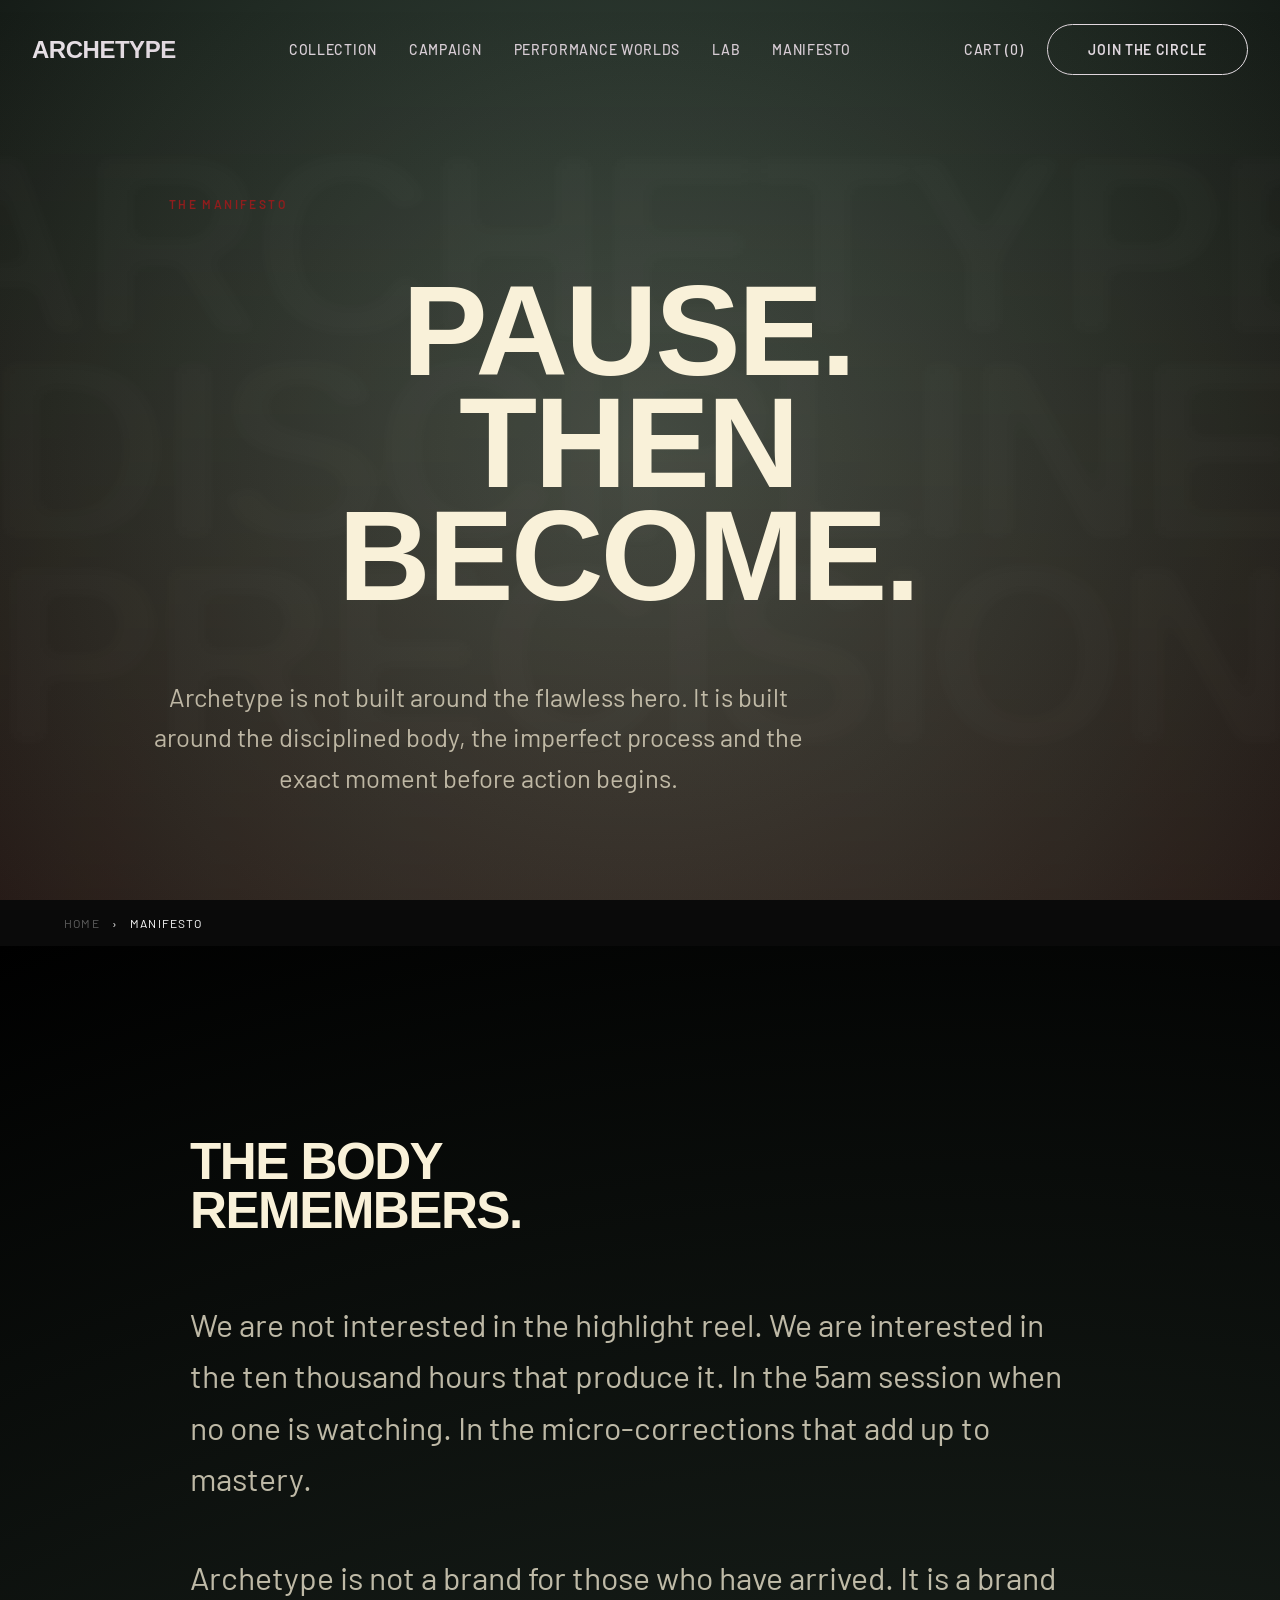
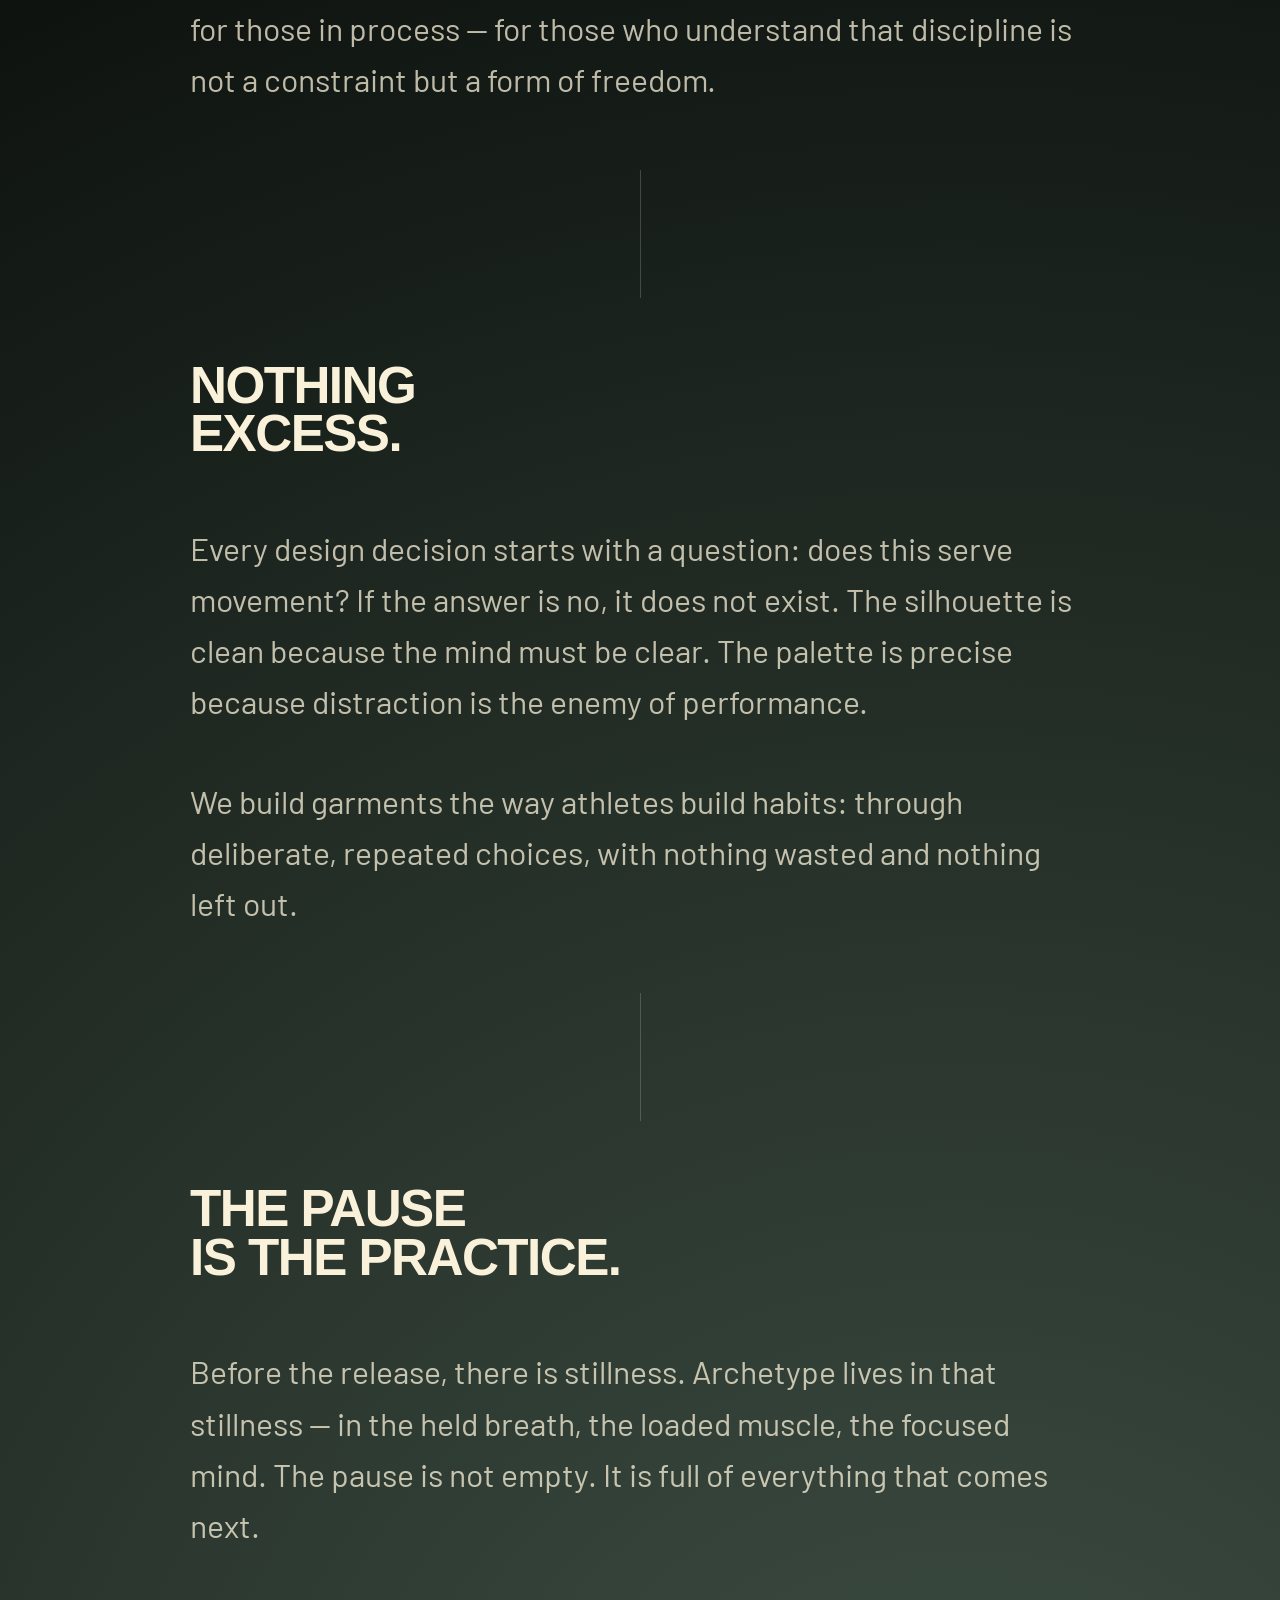
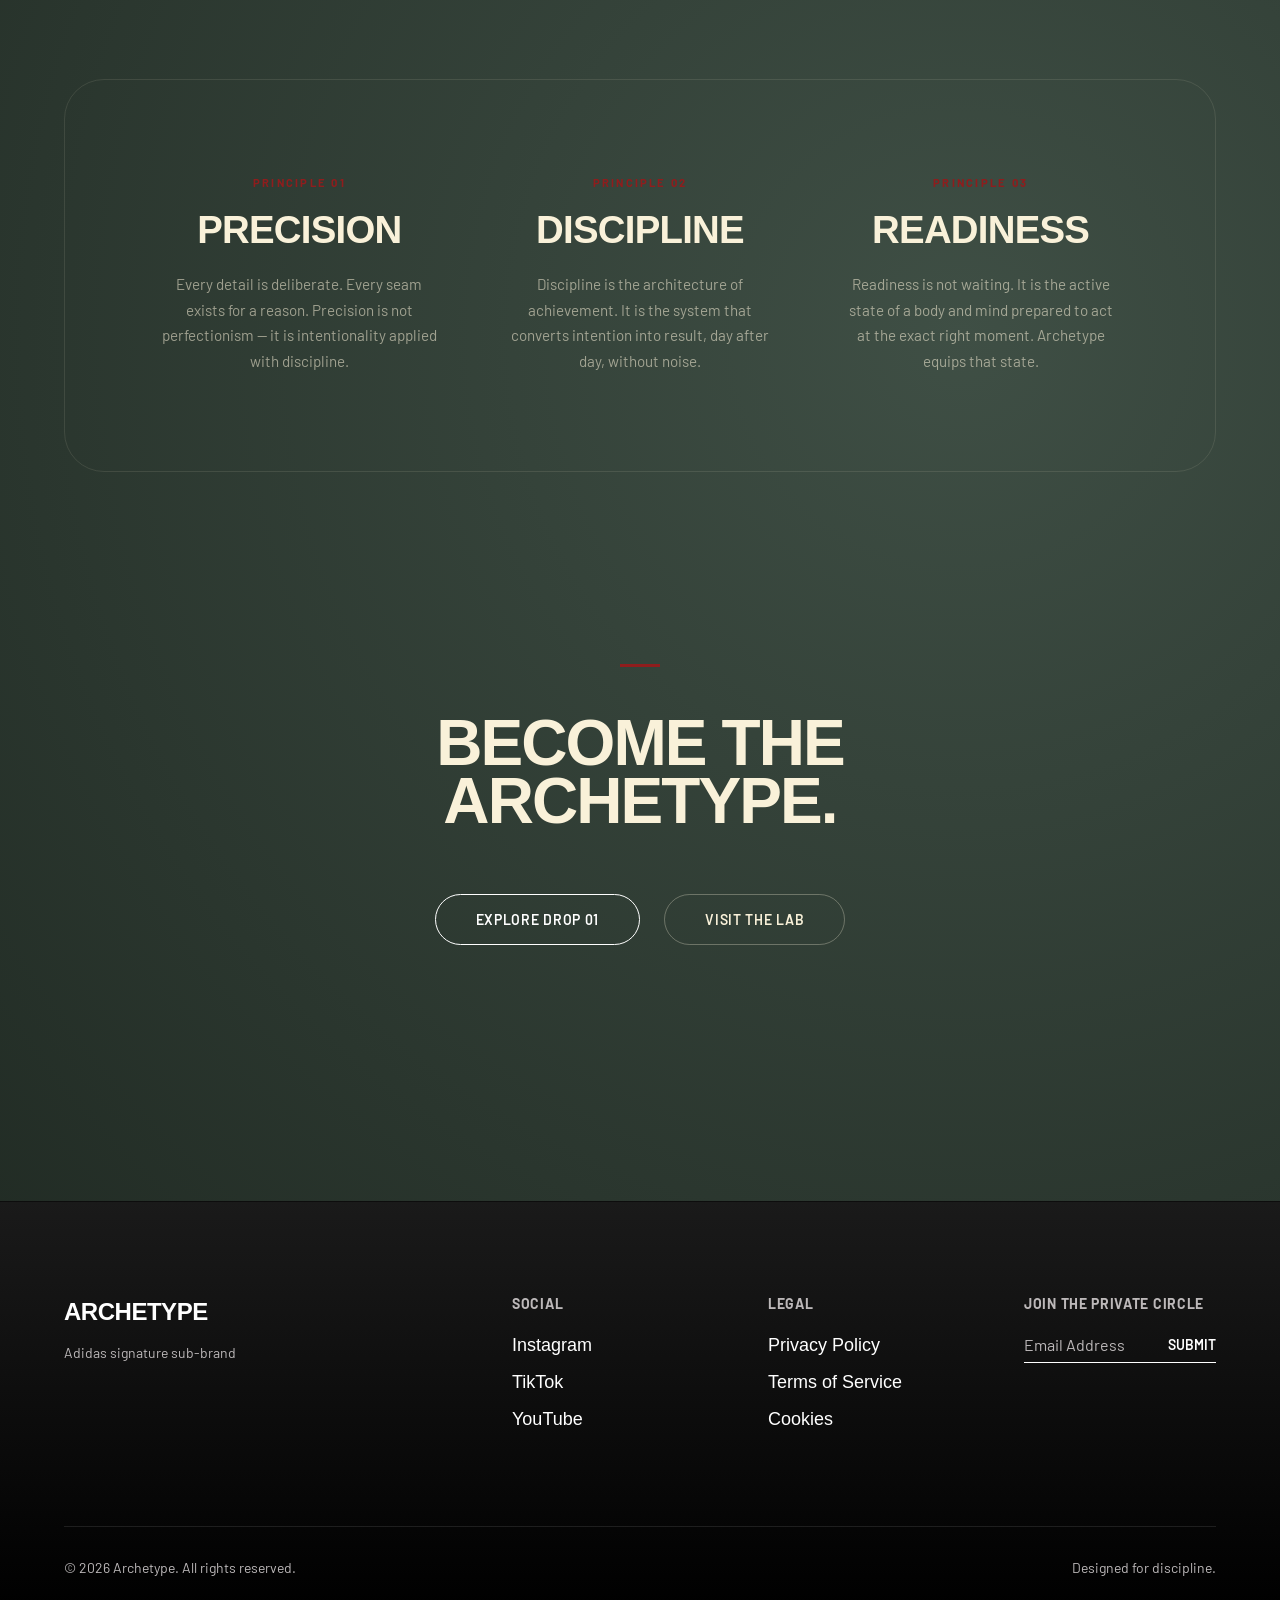
<file: manifesto.html>
<!DOCTYPE html>
<html lang="en">

<head>
    <meta charset="UTF-8">
    <meta name="viewport" content="width=device-width, initial-scale=1.0">
    <title>Manifesto | ARCHETYPE</title>
    <meta name="description" content="Archetype is not built around the flawless hero. It is built around the disciplined body, the imperfect process and the exact moment before action begins.">
    <link rel="preconnect" href="https://fonts.googleapis.com">
    <link rel="preconnect" href="https://fonts.gstatic.com" crossorigin>
    <link href="https://fonts.googleapis.com/css2?family=Barlow:wght@400;500;600&display=swap" rel="stylesheet">
    <link rel="stylesheet" href="./index.css">
    <link rel="stylesheet" href="./shared.css">
</head>

<body style="background: var(--color-black);">
    <header class="header" id="header">
        <a href="./index.html" class="logo">Archetype</a>
        <nav class="nav">
            <a href="./collection.html" class="nav-link">Collection</a>
            <a href="./campaign.html" class="nav-link">Campaign</a>
            <a href="./worlds.html" class="nav-link">Performance Worlds</a>
            <a href="./lab.html" class="nav-link">Lab</a>
            <a href="./manifesto.html" class="nav-link">Manifesto</a>
        </nav>
        <div class="header-actions">
            <a href="#" class="nav-link">Cart (0)</a>
            <a href="#" class="btn btn-white">Join the Circle</a>
        </div>
    </header>

    <main>
        <!-- Full-screen manifesto hero — reuses manifesto section styles -->
        <section class="manifesto" style="min-height: 100vh; display: flex; flex-direction: column; justify-content: center; padding: 12rem 5vw 6rem;">
            <div class="manifesto-bg-text">
                <span>ARCHETYPE</span>
                <span>DISCIPLINE</span>
                <span>PRECISION</span>
            </div>
            <div class="container" style="position: relative; z-index: 2; color: var(--color-cream);">
                <div class="reveal" style="max-width: 200px; margin-bottom: 4rem;">
                    <span class="page-hero-tag" style="color: var(--color-burgundy); font-family: var(--font-secondary); font-size: 0.75rem; font-weight: 600; letter-spacing: 0.2em; text-transform: uppercase;">The Manifesto</span>
                </div>
                <h1 class="title-hero reveal" style="color: var(--color-cream); max-width: 1000px; line-height: 0.88; margin-bottom: 4rem;">PAUSE.<br>THEN<br>BECOME.</h1>
                <p class="reveal" style="font-size: clamp(1.25rem, 2vw, 1.75rem); line-height: 1.6; color: rgba(249,241,217,0.7); max-width: 700px; transition-delay: 0.2s;">
                    Archetype is not built around the flawless hero. It is built around the disciplined body, the imperfect process and the exact moment before action begins.
                </p>
            </div>
        </section>

        <!-- Breadcrumb — dark variant -->
        <div class="page-breadcrumb" style="background: #0a0a0a;">
            <a href="./index.html" style="color: rgba(255,255,255,0.35);">Home</a>
            <span>›</span>
            <span>Manifesto</span>
        </div>

        <!-- Main manifesto body -->
        <section class="manifesto-page-bg section-padding">
            <div class="container">
                <div class="manifesto-full-text reveal">
                    <p class="highlight">THE BODY<br>REMEMBERS.</p>
                    <p>We are not interested in the highlight reel. We are interested in the ten thousand hours that produce it. In the 5am session when no one is watching. In the micro-corrections that add up to mastery.</p>
                    <p>Archetype is not a brand for those who have arrived. It is a brand for those in process — for those who understand that discipline is not a constraint but a form of freedom.</p>

                    <div class="manifesto-divider"></div>

                    <p class="highlight">NOTHING<br>EXCESS.</p>
                    <p>Every design decision starts with a question: does this serve movement? If the answer is no, it does not exist. The silhouette is clean because the mind must be clear. The palette is precise because distraction is the enemy of performance.</p>
                    <p>We build garments the way athletes build habits: through deliberate, repeated choices, with nothing wasted and nothing left out.</p>

                    <div class="manifesto-divider"></div>

                    <p class="highlight">THE PAUSE<br>IS THE PRACTICE.</p>
                    <p>Before the release, there is stillness. Archetype lives in that stillness — in the held breath, the loaded muscle, the focused mind. The pause is not empty. It is full of everything that comes next.</p>
                </div>

                <!-- Three Principles -->
                <div class="manifesto-principles reveal">
                    <div class="manifesto-principle">
                        <span class="manifesto-principle-num">Principle 01</span>
                        <h3 class="manifesto-principle-title">PRECISION</h3>
                        <p class="manifesto-principle-text">Every detail is deliberate. Every seam exists for a reason. Precision is not perfectionism — it is intentionality applied with discipline.</p>
                    </div>
                    <div class="manifesto-principle">
                        <span class="manifesto-principle-num">Principle 02</span>
                        <h3 class="manifesto-principle-title">DISCIPLINE</h3>
                        <p class="manifesto-principle-text">Discipline is the architecture of achievement. It is the system that converts intention into result, day after day, without noise.</p>
                    </div>
                    <div class="manifesto-principle">
                        <span class="manifesto-principle-num">Principle 03</span>
                        <h3 class="manifesto-principle-title">READINESS</h3>
                        <p class="manifesto-principle-text">Readiness is not waiting. It is the active state of a body and mind prepared to act at the exact right moment. Archetype equips that state.</p>
                    </div>
                </div>

                <!-- Final CTA -->
                <div class="reveal" style="text-align: center; padding: 4rem 0;">
                    <span class="accent-line" style="margin: 0 auto 3rem;"></span>
                    <h2 class="title-section" style="color: var(--color-cream); margin-bottom: 4rem;">BECOME THE<br>ARCHETYPE.</h2>
                    <div style="display: flex; gap: 1.5rem; justify-content: center; flex-wrap: wrap;">
                        <a href="./collection.html" class="btn btn-white" id="manifesto-shop-btn">Explore Drop 01</a>
                        <a href="./lab.html" class="btn" style="border-color: rgba(249,241,217,0.3); color: var(--color-cream);" id="manifesto-lab-btn">Visit the Lab</a>
                    </div>
                </div>
            </div>
        </section>
    </main>

    <footer class="footer">
        <div class="container">
            <div class="footer-grid">
                <div class="footer-brand">
                    <span class="logo">Archetype</span>
                    <p>Adidas signature sub-brand</p>
                </div>
                <div>
                    <h4 class="footer-title">SOCIAL</h4>
                    <div class="footer-links">
                        <a href="#" class="footer-link">Instagram</a>
                        <a href="#" class="footer-link">TikTok</a>
                        <a href="#" class="footer-link">YouTube</a>
                    </div>
                </div>
                <div>
                    <h4 class="footer-title">LEGAL</h4>
                    <div class="footer-links">
                        <a href="#" class="footer-link">Privacy Policy</a>
                        <a href="#" class="footer-link">Terms of Service</a>
                        <a href="#" class="footer-link">Cookies</a>
                    </div>
                </div>
                <div>
                    <h4 class="footer-title">JOIN THE PRIVATE CIRCLE</h4>
                    <form class="newsletter-form">
                        <input type="email" class="newsletter-input" placeholder="Email Address">
                        <button type="submit" class="newsletter-submit">Submit</button>
                    </form>
                </div>
            </div>
            <div class="footer-bottom">
                <span>© 2026 Archetype. All rights reserved.</span>
                <span>Designed for discipline.</span>
            </div>
        </div>
    </footer>
    <script src="./subpage.js"></script>
</body>
</html>
</file>
<file: index.css>
:root {
    --color-black: #000000;
    --color-white: #FFFFFF;
    --color-cream: #F9F1D9;
    --color-gray: #BCB8B9;
    --color-green: #3F4F45;
    --color-burgundy: #8F1D1D;
    --color-blue: #A8C5D6;

    --font-primary: 'Neue Haas Grotesk Display Pro', 'Helvetica Neue', Helvetica, Arial, sans-serif;
    --font-secondary: 'Barlow', sans-serif;

    --mouse-x: 50vw;
    --mouse-y: 50vh;
}

* {
    margin: 0;
    padding: 0;
    box-sizing: border-box;
}

html {
    scroll-behavior: smooth;
    font-size: 16px;
}

body {
    background: linear-gradient(120deg, #FFFFFF, var(--color-cream), #FFFFFF, var(--color-blue));
    background-size: 400% 400%;
    animation: gradientBG 30s ease infinite;
    color: var(--color-black);
    font-family: var(--font-primary);
    -webkit-font-smoothing: antialiased;
    -moz-osx-font-smoothing: grayscale;
    overflow-x: hidden;
}

/* Typography */
h1,
h2,
h3,
h4,
h5,
h6 {
    text-transform: uppercase;
    font-weight: 700;
    line-height: 0.9;
    letter-spacing: -0.02em;
}

.title-hero {
    font-size: clamp(4rem, 10vw, 12rem);
}

.title-section {
    font-size: clamp(2.5rem, 5vw, 6rem);
    letter-spacing: -0.03em;
}

.subtitle {
    font-family: var(--font-secondary);
    font-size: clamp(1rem, 1.5vw, 1.5rem);
    text-transform: uppercase;
    letter-spacing: 0.1em;
    font-weight: 500;
}

p {
    font-family: var(--font-secondary);
    font-size: 1.125rem;
    line-height: 1.5;
    font-weight: 400;
}

a {
    color: inherit;
    text-decoration: none;
    cursor: pointer;
}

/* Layout Utilities */
.container {
    width: 100%;
    max-width: 1400px;
    margin: 0 auto;
    padding: 0 5vw;
}

.section-padding {
    padding: 12rem 0;
}

/* Buttons */
.btn {
    display: inline-flex;
    align-items: center;
    justify-content: center;
    padding: 1rem 2.5rem;
    font-family: var(--font-secondary);
    text-transform: uppercase;
    font-weight: 600;
    letter-spacing: 0.05em;
    font-size: 0.875rem;
    transition: all 0.4s cubic-bezier(0.165, 0.84, 0.44, 1);
    border: 1px solid var(--color-black);
    background: transparent;
    color: var(--color-black);
    position: relative;
    overflow: hidden;
    border-radius: 50px;
}

.btn::before {
    content: '';
    position: absolute;
    top: 0;
    left: 0;
    width: 100%;
    height: 100%;
    background: var(--color-black);
    transform: scaleX(0);
    transform-origin: right;
    transition: transform 0.4s cubic-bezier(0.165, 0.84, 0.44, 1);
    z-index: -1;
}

.btn:hover {
    color: var(--color-white);
}

.btn:hover::before {
    transform: scaleX(1);
    transform-origin: left;
}

.btn-white {
    border-color: var(--color-white);
    color: var(--color-white);
}

.btn-white::before {
    background: var(--color-white);
}

.btn-white:hover {
    color: var(--color-black);
}

/* Header */
.header {
    position: fixed;
    top: 0;
    left: 0;
    width: 100%;
    padding: 1.5rem 2rem;
    display: flex;
    justify-content: space-between;
    align-items: center;
    z-index: 100;
    mix-blend-mode: difference;
    color: var(--color-white);
    transition: transform 0.4s ease;
}

.header.hidden {
    transform: translateY(-100%);
}

.logo {
    font-size: 1.5rem;
    font-weight: 700;
    text-transform: uppercase;
    letter-spacing: -0.02em;
}

.nav {
    display: flex;
    gap: 2rem;
}

.nav-link {
    font-family: var(--font-secondary);
    font-size: 0.875rem;
    text-transform: uppercase;
    letter-spacing: 0.05em;
    font-weight: 500;
    position: relative;
}

.nav-link::after {
    content: '';
    position: absolute;
    bottom: -4px;
    left: 0;
    width: 100%;
    height: 1px;
    background: currentColor;
    transform: scaleX(0);
    transform-origin: right;
    transition: transform 0.3s ease;
}

.nav-link:hover::after {
    transform: scaleX(1);
    transform-origin: left;
}

.header-actions {
    display: flex;
    align-items: center;
    gap: 1.5rem;
}

/* Hero Section */
.hero {
    height: 100vh;
    width: 100%;
    position: relative;
    display: flex;
    flex-direction: column;
    justify-content: flex-end;
    padding: 4rem 2rem;
    overflow: hidden;
}

.hero-bg {
    position: absolute;
    top: 0;
    left: 0;
    width: 100%;
    height: 100%;
    z-index: -1;
}

.hero-video-base {
    width: 100%;
    height: 100%;
    object-fit: cover;
    transform: scale(1.05);
    transition: transform 1.5s ease-out;
}

.hero-img-pixelated {
    position: absolute;
    top: 0;
    left: 0;
    width: 100%;
    height: 100%;
    object-fit: cover;
    pointer-events: none;
    opacity: 0;
    transition: transform 1.5s ease-out, opacity 0.3s ease;
    transform: scale(1.05);
}

.hero.loaded .hero-video-base,
.hero.loaded .hero-img-pixelated {
    transform: scale(1);
}

.hero-bg::after {
    content: '';
    position: absolute;
    top: 0;
    left: 0;
    width: 100%;
    height: 100%;
    background: linear-gradient(to top, var(--color-black) 0%, rgba(0, 0, 0, 0.2) 60%, rgba(0, 0, 0, 0.6) 100%);
}

.hero-content {
    color: var(--color-white);
    max-width: 1200px;
}

.hero-claim {
    margin-bottom: 1rem;
    animation: fadeInUp 1s cubic-bezier(0.165, 0.84, 0.44, 1) 0.5s both;
}

.hero-subclaim {
    margin-bottom: 3rem;
    animation: fadeInUp 1s cubic-bezier(0.165, 0.84, 0.44, 1) 0.7s both;
}

.hero-ctas {
    display: flex;
    gap: 1rem;
    animation: fadeInUp 1s cubic-bezier(0.165, 0.84, 0.44, 1) 0.9s both;
}

/* Upper Sections Wrapper (Black to White) */
.upper-gradient-wrapper {
    background: linear-gradient(to bottom, var(--color-black) 0%, #7a7a7a 50%, var(--color-white) 100%);
    width: 100%;
}

/* Collection Section */
#collection {
    color: var(--color-white);
}

#collection .btn {
    border-color: var(--color-white);
    color: var(--color-white);
}

#collection .btn::before {
    background: var(--color-white);
}

#collection .btn:hover {
    color: var(--color-black);
}

.collection-header {
    display: flex;
    justify-content: space-between;
    align-items: flex-end;
    margin-bottom: 6rem;
}

.product-grid {
    display: grid;
    grid-template-columns: repeat(4, 1fr);
    gap: 2rem;
}

.product-card {
    display: flex;
    flex-direction: column;
    group;
}

.product-image {
    aspect-ratio: 3/4;
    background: var(--color-gray);
    margin-bottom: 1.5rem;
    overflow: hidden;
    position: relative;
    border-radius: 16px;
}

.product-image img {
    width: 100%;
    height: 100%;
    object-fit: cover;
    transition: transform 0.8s cubic-bezier(0.165, 0.84, 0.44, 1), filter 0.8s ease;
}

.product-image::after {
    content: 'View Product';
    position: absolute;
    bottom: 1.5rem;
    left: 50%;
    transform: translateX(-50%) translateY(20px);
    background: var(--color-white);
    color: var(--color-black);
    padding: 0.6rem 1.5rem;
    border-radius: 50px;
    font-family: var(--font-secondary);
    font-size: 0.75rem;
    font-weight: 600;
    text-transform: uppercase;
    opacity: 0;
    transition: all 0.4s cubic-bezier(0.165, 0.84, 0.44, 1);
    white-space: nowrap;
}

.product-card:hover .product-image::after {
    opacity: 1;
    transform: translateX(-50%) translateY(0);
}

.product-card:hover .product-image img {
    transform: scale(1.08) rotate(-1deg);
    filter: saturate(0.8) contrast(1.1);
}

.product-info {
    display: flex;
    flex-direction: column;
    gap: 0.5rem;
}

.product-header {
    display: flex;
    justify-content: space-between;
    align-items: center;
}

.product-name {
    font-size: 1rem;
    font-weight: 700;
    text-transform: uppercase;
    line-height: 1.2;
}

.product-price {
    font-family: var(--font-secondary);
    font-weight: 500;
}

.product-desc {
    font-size: 0.875rem;
    color: #666;
}

#collection .product-desc {
    color: rgba(255, 255, 255, 0.6);
}

/* Editorial Campaign */
.editorial {
    padding: 0 5vw;
}

.editorial-container {
    position: relative;
    z-index: 1;
    width: 100%;
    height: 80vh;
    max-width: 1200px;
    margin: 0 auto;
    display: flex;
    align-items: center;
    justify-content: center;
    overflow: hidden;
    border-radius: 40px;
}

.editorial-bg {
    position: absolute;
    top: 0;
    left: 0;
    width: 100%;
    height: 100%;
    z-index: -1;
}

.editorial-bg img {
    width: 100%;
    height: 100%;
    object-fit: cover;
}

.editorial-bg::after {
    content: '';
    position: absolute;
    top: 0;
    left: 0;
    width: 100%;
    height: 100%;
    background: rgba(0, 0, 0, 0.4);
}

.editorial-content {
    text-align: center;
    color: var(--color-white);
    max-width: 800px;
    padding: 2rem;
}

.editorial-title {
    margin-bottom: 2rem;
}

.editorial-text {
    font-size: 1.5rem;
    margin-bottom: 3rem;
}

/* Performance Worlds */
#worlds {
    padding: 20rem 0;
}

.worlds-header {
    margin-bottom: 6rem;
}

.worlds-grid {
    display: grid;
    grid-template-columns: repeat(5, 1fr);
    gap: 1.5rem;
}

.world-card {
    position: relative;
    aspect-ratio: 4/5;
    background: linear-gradient(to bottom, #111, var(--color-black));
    border-radius: 24px;
    overflow: hidden;
    display: flex;
    flex-direction: column;
    justify-content: flex-end;
    padding: 2rem 1.5rem;
    color: var(--color-white);
    transition: transform 0.6s cubic-bezier(0.165, 0.84, 0.44, 1), box-shadow 0.6s ease;
}

.world-card:hover {
    transform: translateY(-15px) scale(1.02);
    box-shadow: 0 30px 60px rgba(0, 0, 0, 0.15);
    z-index: 10;
}

.world-card::before {
    content: '';
    position: absolute;
    top: 0;
    left: 0;
    width: 100%;
    height: 100%;
    background: linear-gradient(to top, rgba(0, 0, 0, 0.8), transparent);
    z-index: 1;
}

.world-content {
    position: relative;
    z-index: 2;
    transform: translateY(1rem);
    transition: transform 0.4s ease;
}

.world-card:hover .world-content {
    transform: translateY(0);
}

.world-title {
    font-size: 2rem;
    margin-bottom: 0.5rem;
}

.world-desc {
    font-size: 0.875rem;
    opacity: 0;
    transition: opacity 0.4s ease;
}

.world-card:hover .world-desc {
    opacity: 1;
}

/* Archetype Lab */
.lab {
    position: relative;
    background-color: #f0ece1;
    overflow: hidden;
    color: var(--color-black);
    z-index: 1;
}

.lab::before,
.lab::after {
    content: '';
    position: absolute;
    border-radius: 50%;
    z-index: -1;
    opacity: 0.9;
    filter: blur(20px);
}

.lab::before {
    top: -20vw;
    left: -10vw;
    width: 100vw;
    height: 100vw;
    background: radial-gradient(circle at center, #6484a4 0%, #9ba4ad 45%, transparent 70%);
    animation: blobMove 8s infinite alternate ease-in-out;
}

.lab::after {
    bottom: -30vw;
    right: -10vw;
    width: 120vw;
    height: 120vw;
    background: radial-gradient(circle at center, #7899b8 0%, #a2abb3 40%, transparent 70%);
    animation: blobMove2 11s infinite alternate ease-in-out;
}

.lab-grid {
    display: grid;
    grid-template-columns: 1fr 1fr;
    gap: 4rem;
    align-items: center;
}

.lab-content {
    max-width: 600px;
}

.lab-title {
    margin-bottom: 2rem;
}

.lab-text {
    margin-bottom: 3rem;
    font-size: 1.25rem;
}

.lab-image {
    aspect-ratio: 4/5;
    background: var(--color-black);
    border-radius: 40px;
}

/* Manifesto */
.manifesto {
    text-align: center;
    background: radial-gradient(circle at center, var(--color-green) 0%, #202a23 50%, var(--color-black) 100%);
    background-size: 150% 150%;
    background-position: center;
    animation: pulseBG 15s ease-in-out infinite alternate;
    color: var(--color-cream);
    position: relative;
    overflow: hidden;
}

.manifesto::before {
    content: '';
    position: absolute;
    top: 0;
    left: 0;
    width: 100%;
    height: 100%;
    background: linear-gradient(180deg, transparent 0%, rgba(143, 29, 29, 0.15) 100%);
    pointer-events: none;
    z-index: 1;
}

.manifesto-bg-text {
    position: absolute;
    top: 50%;
    left: 50%;
    transform: translate(-50%, -50%);
    width: 100vw;
    display: flex;
    flex-direction: column;
    justify-content: center;
    align-items: center;
    z-index: 0;
    pointer-events: none;
}

.manifesto-bg-text span {
    font-size: clamp(8rem, 20vw, 24rem);
    line-height: 0.8;
    font-weight: 700;
    letter-spacing: -0.05em;
    color: transparent;
    white-space: nowrap;
    animation: moveText 30s linear infinite alternate;
    pointer-events: none;
    will-change: transform;

    background: radial-gradient(circle 30vw at var(--mouse-x) var(--mouse-y),
            rgba(168, 197, 214, 0.7) 0%,
            rgba(63, 79, 69, 0.5) 30%,
            rgba(255, 255, 255, 0.03) 70%) fixed;
    -webkit-background-clip: text;
    background-clip: text;

    filter: blur(8px) contrast(1.5);
    opacity: 0.6;
}

.manifesto-bg-text span:nth-child(even) {
    animation-direction: alternate-reverse;
}

@keyframes moveText {
    0% {
        transform: translateX(-10%);
    }

    100% {
        transform: translateX(10%);
    }
}

.manifesto::before {
    content: '';
    position: absolute;
    top: 0;
    left: 0;
    width: 100%;
    height: 100%;
    background: linear-gradient(180deg, transparent 0%, rgba(143, 29, 29, 0.15) 100%);
    pointer-events: none;
    z-index: 1;
}

.manifesto-content {
    max-width: 800px;
    margin: 0 auto;
    position: relative;
    z-index: 2;
    pointer-events: auto;
    text-shadow: 0 4px 24px rgba(0, 0, 0, 0.8);
}

.manifesto-content .btn,
.manifesto-content h2,
.manifesto-content p,
.manifesto-content h3 {
    pointer-events: auto;
}

.manifesto-title {
    margin-bottom: 3rem;
    color: var(--color-cream);
    opacity: 1;
}

.manifesto-text {
    font-size: 2rem;
    line-height: 1.4;
    margin-bottom: 4rem;
}

.manifesto-quote {
    font-size: clamp(2rem, 5vw, 4rem);
    margin-bottom: 4rem;
}

/* Footer */
.footer {
    background: linear-gradient(to bottom, #1a1a1a, var(--color-black));
    color: var(--color-white);
    padding: 6rem 0 2rem;
    border-top: 1px solid rgba(255, 255, 255, 0.05);
}

.footer-grid {
    display: grid;
    grid-template-columns: 2fr 1fr 1fr 1fr;
    gap: 4rem;
    margin-bottom: 6rem;
}

.footer-brand .logo {
    display: block;
    margin-bottom: 1rem;
}

.footer-brand p {
    color: var(--color-gray);
    font-size: 0.875rem;
}

.footer-title {
    font-size: 0.875rem;
    font-family: var(--font-secondary);
    color: var(--color-gray);
    margin-bottom: 1.5rem;
    letter-spacing: 0.05em;
}

.footer-links {
    display: flex;
    flex-direction: column;
    gap: 1rem;
}

.footer-link {
    font-size: 1.125rem;
    font-weight: 500;
    transition: color 0.3s ease;
}

.footer-link:hover {
    color: var(--color-gray);
}

.newsletter-form {
    display: flex;
    border-bottom: 1px solid var(--color-white);
    padding-bottom: 0.5rem;
}

.newsletter-input {
    background: transparent;
    border: none;
    color: var(--color-white);
    font-family: var(--font-secondary);
    font-size: 1rem;
    width: 100%;
    outline: none;
}

.newsletter-input::placeholder {
    color: var(--color-gray);
}

.newsletter-submit {
    background: transparent;
    border: none;
    color: var(--color-white);
    cursor: pointer;
    font-family: var(--font-secondary);
    text-transform: uppercase;
    font-size: 0.875rem;
    font-weight: 600;
}

.footer-bottom {
    display: flex;
    justify-content: space-between;
    align-items: center;
    padding-top: 2rem;
    border-top: 1px solid rgba(255, 255, 255, 0.1);
    font-size: 0.875rem;
    color: var(--color-gray);
    font-family: var(--font-secondary);
}

/* Animations */
@keyframes fadeInUp {
    from {
        opacity: 0;
        transform: translateY(30px);
    }

    to {
        opacity: 1;
        transform: translateY(0);
    }
}

@keyframes gradientBG {
    0% {
        background-position: 0% 50%;
    }

    50% {
        background-position: 100% 50%;
    }

    100% {
        background-position: 0% 50%;
    }
}

@keyframes pulseBG {
    0% {
        background-size: 100% 100%;
    }

    100% {
        background-size: 150% 150%;
    }
}

@keyframes gradientPan {
    0% {
        background-position: 0% 50%;
    }

    100% {
        background-position: -200% 50%;
    }
}

@keyframes floatElement {
    0% {
        transform: translateY(0);
    }

    50% {
        transform: translateY(-10px);
    }

    100% {
        transform: translateY(0);
    }
}

@keyframes blobMove {
    0% {
        transform: translate(0, 0) scale(1);
    }

    33% {
        transform: translate(30vw, -20vw) scale(1.15);
    }

    66% {
        transform: translate(-25vw, 25vw) scale(0.85);
    }

    100% {
        transform: translate(40vw, 15vw) scale(1.05);
    }
}

@keyframes blobMove2 {
    0% {
        transform: translate(0, 0) scale(1);
    }

    33% {
        transform: translate(-35vw, 25vw) scale(1.1);
    }

    66% {
        transform: translate(30vw, -30vw) scale(0.8);
    }

    100% {
        transform: translate(-20vw, 30vw) scale(1);
    }
}

.reveal {
    opacity: 0;
    transform: translateY(80px);
    transition: all 1.2s cubic-bezier(0.19, 1, 0.22, 1);
}

.reveal.active {
    opacity: 1;
    transform: translateY(0);
}

.img-reveal {
    overflow: hidden;
}

.img-reveal img,
.img-reveal {
    transform: scale(1.1);
    transition: transform 1.5s cubic-bezier(0.19, 1, 0.22, 1);
}

.reveal.active .img-reveal img,
.reveal.active.img-reveal {
    transform: scale(1);
}

.marquee-wrapper {
    overflow: hidden;
    white-space: nowrap;
    padding: 1.5rem 0;
    background: var(--color-white);
    color: var(--color-black);
    display: flex;
    font-size: 1.5rem;
    font-weight: 600;
    text-transform: uppercase;
}

.marquee {
    display: inline-block;
    padding-right: 2rem;
    animation: marquee 20s linear infinite;
}

.marquee span {
    margin-right: 2rem;
}

@keyframes marquee {
    0% {
        transform: translateX(0);
    }

    100% {
        transform: translateX(-100%);
    }
}

.accent-line {
    display: block;
    width: 40px;
    height: 3px;
    background: var(--color-burgundy);
    margin-bottom: 2rem;
}

@media (min-width: 1025px) {
    .product-grid {
        align-items: start;
    }

    .product-card:nth-child(even) {
        margin-top: 6rem;
    }
}

/* Responsive */
@media (max-width: 1024px) {
    .product-grid {
        grid-template-columns: repeat(2, 1fr);
    }

    .worlds-grid {
        grid-template-columns: repeat(2, 1fr);
    }

    .lab-grid {
        grid-template-columns: 1fr;
    }

    .footer-grid {
        grid-template-columns: 1fr 1fr;
    }
}

@media (max-width: 768px) {
    .nav {
        display: none;
    }

    .hero {
        justify-content: center;
        text-align: center;
    }

    .hero-ctas {
        justify-content: center;
        flex-direction: column;
    }

    .product-grid {
        display: flex;
        overflow-x: auto;
        scroll-snap-type: x mandatory;
        padding-bottom: 2rem;
        margin: 0 -2rem;
        padding: 0 2rem 2rem;
    }

    .product-card {
        min-width: 80vw;
        scroll-snap-align: center;
    }

    .worlds-grid {
        grid-template-columns: 1fr;
    }

    .footer-grid {
        grid-template-columns: 1fr;
    }

    .editorial-text {
        font-size: 1.125rem;
    }

    .manifesto-text {
        font-size: 1.25rem;
    }
}
</file>
<file: shared.css>
/* =============================
   SHARED SUB-PAGE STYLES
   ============================= */

/* Page Hero Banner */
.page-hero {
    height: 60vh;
    min-height: 480px;
    width: 100%;
    position: relative;
    display: flex;
    flex-direction: column;
    justify-content: flex-end;
    padding: 4rem 5vw;
    overflow: hidden;
    background: var(--color-black);
}

.page-hero-bg {
    position: absolute;
    inset: 0;
    z-index: 0;
}

.page-hero-bg img {
    width: 100%;
    height: 100%;
    object-fit: cover;
    opacity: 0.45;
    transform: scale(1.05);
    transition: transform 1.5s ease-out;
    filter: grayscale(20%);
}

.page-hero.loaded .page-hero-bg img {
    transform: scale(1);
}

.page-hero-bg::after {
    content: '';
    position: absolute;
    inset: 0;
    background: linear-gradient(to top, rgba(0,0,0,0.9) 0%, rgba(0,0,0,0.2) 70%);
}

.page-hero-content {
    position: relative;
    z-index: 2;
    color: var(--color-white);
    max-width: 1400px;
    width: 100%;
    margin: 0 auto;
}

.page-hero-tag {
    font-family: var(--font-secondary);
    font-size: 0.75rem;
    font-weight: 600;
    letter-spacing: 0.2em;
    text-transform: uppercase;
    color: var(--color-burgundy);
    margin-bottom: 1.5rem;
    display: block;
    animation: fadeInUp 0.8s cubic-bezier(0.165, 0.84, 0.44, 1) 0.2s both;
}

.page-hero-title {
    font-size: clamp(3.5rem, 8vw, 9rem);
    line-height: 0.92;
    letter-spacing: -0.03em;
    font-weight: 700;
    text-transform: uppercase;
    animation: fadeInUp 0.8s cubic-bezier(0.165, 0.84, 0.44, 1) 0.4s both;
}

.page-hero-sub {
    font-family: var(--font-secondary);
    font-size: 1rem;
    letter-spacing: 0.05em;
    text-transform: uppercase;
    color: rgba(255,255,255,0.6);
    margin-top: 1.5rem;
    animation: fadeInUp 0.8s cubic-bezier(0.165, 0.84, 0.44, 1) 0.6s both;
}

/* Breadcrumb bar */
.page-breadcrumb {
    background: var(--color-black);
    color: rgba(255,255,255,0.45);
    font-family: var(--font-secondary);
    font-size: 0.75rem;
    letter-spacing: 0.1em;
    text-transform: uppercase;
    padding: 1rem 5vw;
    display: flex;
    align-items: center;
    gap: 0.75rem;
}

.page-breadcrumb a {
    color: rgba(255,255,255,0.45);
    transition: color 0.3s ease;
}

.page-breadcrumb a:hover {
    color: var(--color-white);
}

.page-breadcrumb span {
    color: var(--color-white);
}

/* Inner page body bg */
.page-body {
    background: linear-gradient(120deg, #FFFFFF, var(--color-cream), #FFFFFF, var(--color-blue));
    background-size: 400% 400%;
    animation: gradientBG 30s ease infinite;
}

/* ---- COLLECTION PAGE ---- */
.collection-page-grid {
    display: grid;
    grid-template-columns: repeat(3, 1fr);
    gap: 3.5rem 2.5rem; /* Increased vertical gap for generous spacing between rows */
}

/* Polished Glassmorphism Cards for Collection Page */
.collection-page-grid .product-card {
    background: rgba(255, 255, 255, 0.45);
    backdrop-filter: blur(12px);
    -webkit-backdrop-filter: blur(12px);
    border: 1px solid rgba(255, 255, 255, 0.5);
    box-shadow: 0 10px 30px rgba(0, 0, 0, 0.02);
    border-radius: 28px;
    padding: 1.5rem;
    transition: all 0.5s cubic-bezier(0.165, 0.84, 0.44, 1);
    display: flex;
    flex-direction: column;
    justify-content: space-between;
    height: 100%;
}

.collection-page-grid .product-card:hover {
    transform: translateY(-8px);
    background: rgba(255, 255, 255, 0.8);
    box-shadow: 0 25px 50px rgba(0, 0, 0, 0.08);
    border-color: rgba(255, 255, 255, 0.8);
}

.collection-page-grid .product-image {
    aspect-ratio: 3/4;
    border-radius: 20px;
    margin-bottom: 1.75rem;
    width: 100%;
    overflow: hidden;
    position: relative;
    background: #eae9e5; /* Warm light gray background for premium apparel mockup contrast */
}

.collection-page-grid .product-info {
    display: flex;
    flex-direction: column;
    flex-grow: 1;
    justify-content: space-between;
    gap: 1.25rem;
}

.collection-page-grid .product-header {
    display: flex;
    justify-content: space-between;
    align-items: baseline;
    gap: 0.5rem;
}

.collection-page-grid .product-name {
    font-size: 1.25rem;
    font-weight: 700;
    line-height: 1.25; /* Solves letter cutting at the top */
    color: var(--color-black);
    letter-spacing: -0.01em;
}

.collection-page-grid .product-price {
    font-family: var(--font-secondary);
    font-size: 1.15rem;
    font-weight: 600;
    color: var(--color-burgundy);
}

.collection-page-grid .product-desc {
    font-size: 0.9rem;
    color: rgba(0, 0, 0, 0.6);
    line-height: 1.5;
    margin: 0;
}

.collection-page-grid .product-sizes {
    display: flex;
    gap: 0.4rem;
    margin-top: auto; /* Aligns all size groups to the bottom */
    flex-wrap: wrap;
}

.collection-page-grid .product-size {
    font-family: var(--font-secondary);
    font-size: 0.7rem;
    font-weight: 600;
    padding: 0.25rem 0.6rem;
    border: 1px solid rgba(0, 0, 0, 0.1);
    border-radius: 6px;
    color: rgba(0, 0, 0, 0.6);
    background: rgba(255, 255, 255, 0.45);
    transition: all 0.25s ease;
}

.collection-page-grid .product-card:hover .product-size {
    border-color: rgba(0, 0, 0, 0.2);
    background: var(--color-white);
    color: var(--color-black);
}

.collection-filter-bar {
    display: flex;
    align-items: center;
    justify-content: space-between;
    margin-bottom: 4rem;
    padding-bottom: 2rem;
    border-bottom: 1px solid rgba(0,0,0,0.12);
}

.filter-tabs {
    display: flex;
    gap: 1rem;
    flex-wrap: wrap;
}

.filter-tab {
    font-family: var(--font-secondary);
    font-size: 0.8rem;
    font-weight: 600;
    letter-spacing: 0.08em;
    text-transform: uppercase;
    padding: 0.5rem 1.25rem;
    border: 1px solid rgba(0,0,0,0.2);
    border-radius: 50px;
    cursor: pointer;
    transition: all 0.3s ease;
    background: transparent;
    color: var(--color-black);
}

.filter-tab:hover,
.filter-tab.active {
    background: var(--color-black);
    color: var(--color-white);
    border-color: var(--color-black);
}

.sort-select {
    font-family: var(--font-secondary);
    font-size: 0.8rem;
    font-weight: 600;
    letter-spacing: 0.08em;
    text-transform: uppercase;
    padding: 0.5rem 1rem;
    border: 1px solid rgba(0,0,0,0.2);
    border-radius: 50px;
    background: transparent;
    cursor: pointer;
    outline: none;
    color: var(--color-black);
}

.product-badge {
    position: absolute;
    top: 1rem;
    left: 1rem;
    background: var(--color-burgundy);
    color: var(--color-white);
    font-family: var(--font-secondary);
    font-size: 0.65rem;
    font-weight: 700;
    letter-spacing: 0.1em;
    text-transform: uppercase;
    padding: 0.3rem 0.75rem;
    border-radius: 50px;
    z-index: 2;
}

.product-sizes {
    display: flex;
    gap: 0.5rem;
    margin-top: 0.75rem;
    flex-wrap: wrap;
}

.product-size {
    font-family: var(--font-secondary);
    font-size: 0.65rem;
    font-weight: 600;
    letter-spacing: 0.08em;
    text-transform: uppercase;
    padding: 0.2rem 0.5rem;
    border: 1px solid rgba(0,0,0,0.2);
    border-radius: 4px;
    color: rgba(0,0,0,0.5);
}

/* ---- CAMPAIGN PAGE ---- */
.campaign-chapter {
    display: grid;
    grid-template-columns: 1fr 1fr;
    gap: 6rem;
    align-items: center;
    margin-bottom: 12rem;
}

.campaign-chapter.reverse {
    direction: rtl;
}

.campaign-chapter.reverse > * {
    direction: ltr;
}

.campaign-chapter-image {
    aspect-ratio: 4/5;
    border-radius: 32px;
    overflow: hidden;
    position: relative;
}

.campaign-chapter-image img {
    width: 100%;
    height: 100%;
    object-fit: cover;
    transition: transform 0.8s cubic-bezier(0.165, 0.84, 0.44, 1);
}

.campaign-chapter-image:hover img {
    transform: scale(1.04);
}

.campaign-chapter-text {
    padding: 2rem 0;
}

.campaign-chapter-num {
    font-family: var(--font-secondary);
    font-size: 0.7rem;
    font-weight: 700;
    letter-spacing: 0.2em;
    text-transform: uppercase;
    color: var(--color-burgundy);
    margin-bottom: 2rem;
    display: block;
}

.campaign-chapter-title {
    font-size: clamp(2rem, 4vw, 4.5rem);
    line-height: 0.92;
    letter-spacing: -0.03em;
    margin-bottom: 2rem;
}

.campaign-chapter-body {
    font-size: 1.125rem;
    line-height: 1.7;
    color: rgba(0,0,0,0.65);
    margin-bottom: 3rem;
}

.campaign-film-block {
    position: relative;
    border-radius: 40px;
    overflow: hidden;
    aspect-ratio: 16/9;
    background: var(--color-black);
    margin-bottom: 12rem;
}

.campaign-film-block img {
    width: 100%;
    height: 100%;
    object-fit: cover;
    opacity: 0.6;
}

.campaign-film-overlay {
    position: absolute;
    inset: 0;
    display: flex;
    flex-direction: column;
    align-items: center;
    justify-content: center;
    gap: 2rem;
    color: var(--color-white);
}

.play-btn {
    width: 80px;
    height: 80px;
    border: 2px solid rgba(255,255,255,0.6);
    border-radius: 50%;
    display: flex;
    align-items: center;
    justify-content: center;
    cursor: pointer;
    transition: all 0.4s ease;
    backdrop-filter: blur(10px);
    background: rgba(255,255,255,0.1);
}

.play-btn:hover {
    background: var(--color-white);
    border-color: var(--color-white);
    transform: scale(1.1);
}

.play-btn:hover svg path {
    fill: var(--color-black);
}

.play-btn svg {
    margin-left: 4px;
}

.play-btn svg path {
    fill: var(--color-white);
    transition: fill 0.4s ease;
}

/* ---- WORLDS PAGE ---- */
.worlds-full-grid {
    display: grid;
    grid-template-columns: repeat(2, 1fr);
    gap: 2rem;
}

.world-full-card {
    display: block;
    position: relative;
    border-radius: 32px;
    overflow: hidden;
    cursor: pointer;
}

.world-full-card:first-child {
    grid-column: 1 / -1;
    aspect-ratio: 16/7;
}

.world-full-card:not(:first-child) {
    aspect-ratio: 4/5;
}

.world-full-card img {
    width: 100%;
    height: 100%;
    object-fit: cover;
    transition: transform 0.8s cubic-bezier(0.165, 0.84, 0.44, 1);
    filter: brightness(0.7);
}

.world-full-card:hover img {
    transform: scale(1.05);
    filter: brightness(0.55);
}

.world-full-card::after {
    content: '';
    position: absolute;
    inset: 0;
    background: linear-gradient(to top, rgba(0,0,0,0.75) 0%, transparent 60%);
}

.world-full-content {
    position: absolute;
    bottom: 0;
    left: 0;
    right: 0;
    padding: 3rem;
    color: var(--color-white);
    z-index: 2;
}

.world-full-label {
    font-family: var(--font-secondary);
    font-size: 0.7rem;
    font-weight: 700;
    letter-spacing: 0.2em;
    text-transform: uppercase;
    color: var(--color-burgundy);
    margin-bottom: 0.75rem;
    display: block;
}

.world-full-name {
    font-size: clamp(2.5rem, 5vw, 5rem);
    line-height: 0.92;
    letter-spacing: -0.03em;
    margin-bottom: 1rem;
}

.world-full-desc {
    font-size: 1rem;
    color: rgba(255,255,255,0.7);
    font-family: var(--font-secondary);
    margin-bottom: 2rem;
    opacity: 0;
    transform: translateY(10px);
    transition: all 0.4s ease;
}

.world-full-card:hover .world-full-desc {
    opacity: 1;
    transform: translateY(0);
}

.world-stats {
    display: grid;
    grid-template-columns: repeat(4, 1fr);
    gap: 2rem;
    background: var(--color-black);
    border-radius: 32px;
    padding: 4rem;
    margin-top: 6rem;
    color: var(--color-white);
}

.world-stat {
    text-align: center;
}

.world-stat-value {
    font-size: clamp(3rem, 5vw, 6rem);
    font-weight: 700;
    letter-spacing: -0.04em;
    line-height: 1;
    display: block;
    color: var(--color-cream);
}

.world-stat-label {
    font-family: var(--font-secondary);
    font-size: 0.75rem;
    letter-spacing: 0.15em;
    text-transform: uppercase;
    color: rgba(255,255,255,0.45);
    margin-top: 0.5rem;
    display: block;
}

/* ---- LAB PAGE ---- */
.lab-page-hero {
    background: #f0ece1;
    position: relative;
    overflow: hidden;
}

.lab-events-grid {
    display: grid;
    grid-template-columns: repeat(3, 1fr);
    gap: 2rem;
    margin-bottom: 8rem;
}

.lab-event-card {
    border: 1px solid rgba(0,0,0,0.1);
    border-radius: 24px;
    overflow: hidden;
    background: rgba(255,255,255,0.7);
    backdrop-filter: blur(10px);
    transition: transform 0.5s cubic-bezier(0.165, 0.84, 0.44, 1), box-shadow 0.5s ease;
}

.lab-event-card:hover {
    transform: translateY(-8px);
    box-shadow: 0 24px 48px rgba(0,0,0,0.1);
}

.lab-event-image {
    aspect-ratio: 16/10;
    overflow: hidden;
}

.lab-event-image img {
    width: 100%;
    height: 100%;
    object-fit: cover;
    transition: transform 0.8s ease;
}

.lab-event-card:hover .lab-event-image img {
    transform: scale(1.06);
}

.lab-event-body {
    padding: 2rem;
}

.lab-event-date {
    font-family: var(--font-secondary);
    font-size: 0.7rem;
    font-weight: 700;
    letter-spacing: 0.2em;
    text-transform: uppercase;
    color: var(--color-burgundy);
    margin-bottom: 0.75rem;
    display: block;
}

.lab-event-title {
    font-size: 1.5rem;
    letter-spacing: -0.02em;
    margin-bottom: 0.75rem;
}

.lab-event-desc {
    font-size: 0.9rem;
    line-height: 1.6;
    color: rgba(0,0,0,0.55);
    margin-bottom: 1.5rem;
}

.lab-location-block {
    display: grid;
    grid-template-columns: 1fr 1fr;
    gap: 4rem;
    align-items: center;
    background: var(--color-black);
    border-radius: 40px;
    padding: 6rem;
    margin-bottom: 8rem;
    color: var(--color-white);
    position: relative;
    overflow: hidden;
}

.lab-location-block::before {
    content: '';
    position: absolute;
    top: -30%;
    right: -10%;
    width: 60vw;
    height: 60vw;
    border-radius: 50%;
    background: radial-gradient(circle, #6484a4 0%, transparent 70%);
    opacity: 0.3;
    animation: blobMove 10s infinite alternate ease-in-out;
}

.lab-location-text h3 {
    font-size: clamp(2.5rem, 4vw, 5rem);
    margin-bottom: 2rem;
    color: var(--color-cream);
}

.lab-location-text p {
    font-size: 1.125rem;
    color: rgba(255,255,255,0.6);
    line-height: 1.7;
    margin-bottom: 3rem;
}

.lab-location-details {
    display: flex;
    flex-direction: column;
    gap: 1.5rem;
}

.lab-location-detail {
    display: flex;
    gap: 1rem;
    align-items: flex-start;
}

.lab-location-detail-label {
    font-family: var(--font-secondary);
    font-size: 0.7rem;
    font-weight: 700;
    letter-spacing: 0.15em;
    text-transform: uppercase;
    color: rgba(255,255,255,0.4);
    min-width: 80px;
    padding-top: 3px;
}

.lab-location-detail-value {
    font-family: var(--font-secondary);
    font-size: 1rem;
    color: var(--color-white);
    font-weight: 500;
}

/* ---- MANIFESTO PAGE ---- */
.manifesto-page-bg {
    background: radial-gradient(circle at center, var(--color-green) 0%, #202a23 50%, var(--color-black) 100%);
    background-size: 150% 150%;
    animation: pulseBG 15s ease-in-out infinite alternate;
    color: var(--color-cream);
}

.manifesto-full-text {
    max-width: 900px;
    margin: 0 auto;
}

.manifesto-full-text p {
    font-size: clamp(1.25rem, 2.5vw, 2rem);
    line-height: 1.6;
    color: rgba(249, 241, 217, 0.75);
    margin-bottom: 3rem;
}

.manifesto-full-text p.highlight {
    font-size: clamp(2rem, 4vw, 4rem);
    font-weight: 700;
    text-transform: uppercase;
    letter-spacing: -0.03em;
    line-height: 0.95;
    color: var(--color-cream);
    margin-bottom: 4rem;
    font-family: var(--font-primary);
}

.manifesto-divider {
    width: 1px;
    height: 8rem;
    background: rgba(249, 241, 217, 0.2);
    margin: 4rem auto;
}

.manifesto-principles {
    display: grid;
    grid-template-columns: repeat(3, 1fr);
    gap: 4rem;
    margin: 8rem 0;
    padding: 6rem;
    border: 1px solid rgba(249, 241, 217, 0.1);
    border-radius: 40px;
}

.manifesto-principle {
    text-align: center;
}

.manifesto-principle-num {
    font-family: var(--font-secondary);
    font-size: 0.7rem;
    font-weight: 700;
    letter-spacing: 0.2em;
    text-transform: uppercase;
    color: var(--color-burgundy);
    margin-bottom: 1.5rem;
    display: block;
}

.manifesto-principle-title {
    font-size: clamp(1.5rem, 3vw, 3rem);
    margin-bottom: 1.5rem;
    color: var(--color-cream);
}

.manifesto-principle-text {
    font-size: 0.95rem;
    line-height: 1.7;
    color: rgba(249, 241, 217, 0.55);
}

/* ---- VIDEO MODAL ---- */
.video-modal {
    position: fixed;
    inset: 0;
    z-index: 9999;
    display: flex;
    align-items: center;
    justify-content: center;
    opacity: 0;
    pointer-events: none;
    transition: opacity 0.4s cubic-bezier(0.165, 0.84, 0.44, 1);
}

.video-modal.is-open {
    opacity: 1;
    pointer-events: all;
}

.video-modal-backdrop {
    position: absolute;
    inset: 0;
    background: rgba(0, 0, 0, 0.92);
    backdrop-filter: blur(12px);
    -webkit-backdrop-filter: blur(12px);
}

.video-modal-inner {
    position: relative;
    z-index: 1;
    width: min(90vw, 1200px);
    aspect-ratio: 16/9;
    transform: scale(0.93);
    transition: transform 0.45s cubic-bezier(0.165, 0.84, 0.44, 1);
    border-radius: 20px;
    overflow: hidden;
    box-shadow: 0 40px 120px rgba(0, 0, 0, 0.8);
}

.video-modal.is-open .video-modal-inner {
    transform: scale(1);
}

.video-modal-player {
    width: 100%;
    height: 100%;
    object-fit: cover;
    background: #000;
    display: block;
}

.video-modal-close {
    position: absolute;
    top: 1.25rem;
    right: 1.25rem;
    z-index: 10;
    width: 44px;
    height: 44px;
    border-radius: 50%;
    border: 1px solid rgba(255, 255, 255, 0.3);
    background: rgba(0, 0, 0, 0.5);
    backdrop-filter: blur(8px);
    display: flex;
    align-items: center;
    justify-content: center;
    cursor: pointer;
    transition: background 0.3s ease, border-color 0.3s ease, transform 0.3s ease;
}

.video-modal-close:hover {
    background: rgba(255, 255, 255, 0.15);
    border-color: rgba(255, 255, 255, 0.6);
    transform: rotate(90deg);
}

/* ---- RESPONSIVE ---- */
@media (max-width: 1024px) {
    .collection-page-grid {
        grid-template-columns: repeat(2, 1fr);
    }

    .campaign-chapter {
        grid-template-columns: 1fr;
        gap: 3rem;
    }

    .campaign-chapter.reverse {
        direction: ltr;
    }

    .worlds-full-grid {
        grid-template-columns: 1fr;
    }

    .world-full-card:first-child {
        grid-column: 1;
        aspect-ratio: 16/9;
    }

    .world-stats {
        grid-template-columns: repeat(2, 1fr);
    }

    .lab-events-grid {
        grid-template-columns: repeat(2, 1fr);
    }

    .lab-location-block {
        grid-template-columns: 1fr;
        gap: 3rem;
        padding: 3rem 2rem;
    }

    .manifesto-principles {
        grid-template-columns: 1fr;
        gap: 3rem;
        padding: 3rem 2rem;
    }
}

@media (max-width: 768px) {
    .page-hero {
        height: 50vh;
        min-height: 360px;
    }

    .collection-page-grid {
        grid-template-columns: 1fr;
    }

    .collection-filter-bar {
        flex-direction: column;
        align-items: flex-start;
        gap: 1.5rem;
    }

    .lab-events-grid {
        grid-template-columns: 1fr;
    }

    .world-stats {
        grid-template-columns: 1fr 1fr;
    }

    .campaign-film-block {
        border-radius: 20px;
    }
}

/* =============================================
   QUICK VIEW MODAL
   ============================================= */

.qv-overlay {
    position: fixed;
    inset: 0;
    z-index: 10000;
    display: flex;
    align-items: center;
    justify-content: center;
    padding: 2rem;
    opacity: 0;
    pointer-events: none;
    transition: opacity 0.4s cubic-bezier(0.165, 0.84, 0.44, 1);
}

.qv-overlay.is-open {
    opacity: 1;
    pointer-events: all;
}

.qv-backdrop {
    position: absolute;
    inset: 0;
    background: rgba(10, 10, 10, 0.75);
    backdrop-filter: blur(14px);
    -webkit-backdrop-filter: blur(14px);
}

.qv-modal {
    position: relative;
    z-index: 1;
    background: rgba(255, 255, 255, 0.96);
    border-radius: 32px;
    width: min(92vw, 1000px);
    max-height: 90vh;
    overflow-y: auto;
    box-shadow: 0 40px 100px rgba(0,0,0,0.25), 0 0 0 1px rgba(255,255,255,0.6);
    transform: translateY(30px) scale(0.97);
    transition: transform 0.5s cubic-bezier(0.165, 0.84, 0.44, 1);
    scrollbar-width: thin;
    scrollbar-color: rgba(0,0,0,0.15) transparent;
}

.qv-overlay.is-open .qv-modal {
    transform: translateY(0) scale(1);
}

.qv-close {
    position: absolute;
    top: 1.5rem;
    right: 1.5rem;
    z-index: 5;
    width: 40px;
    height: 40px;
    border-radius: 50%;
    border: 1px solid rgba(0,0,0,0.12);
    background: rgba(255,255,255,0.8);
    backdrop-filter: blur(8px);
    display: flex;
    align-items: center;
    justify-content: center;
    cursor: pointer;
    color: var(--color-black);
    transition: all 0.3s ease;
}

.qv-close:hover {
    background: var(--color-black);
    color: var(--color-white);
    border-color: var(--color-black);
    transform: rotate(90deg);
}

.qv-inner {
    display: grid;
    grid-template-columns: 1fr 1fr;
    gap: 0;
}

.qv-image-col {
    background: #f0ede6;
    border-radius: 32px 0 0 32px;
    overflow: hidden;
    min-height: 520px;
}

.qv-image-wrap {
    position: relative;
    width: 100%;
    height: 100%;
    min-height: 520px;
}

.qv-image-wrap img {
    width: 100%;
    height: 100%;
    object-fit: cover;
    display: block;
    transition: transform 0.6s ease;
}

.qv-modal:hover .qv-image-wrap img {
    transform: scale(1.03);
}

.qv-badge {
    position: absolute;
    top: 1.25rem;
    left: 1.25rem;
    background: var(--color-burgundy);
    color: var(--color-white);
    font-family: var(--font-secondary);
    font-size: 0.65rem;
    font-weight: 700;
    letter-spacing: 0.12em;
    text-transform: uppercase;
    padding: 0.3rem 0.85rem;
    border-radius: 50px;
    z-index: 2;
    opacity: 0;
    transition: opacity 0.3s ease;
}

.qv-badge:not(:empty) {
    opacity: 1;
}

.qv-info-col {
    padding: 3rem 3rem 3rem 3rem;
    display: flex;
    flex-direction: column;
    justify-content: center;
}

.qv-overline {
    font-family: var(--font-secondary);
    font-size: 0.7rem;
    font-weight: 700;
    letter-spacing: 0.2em;
    text-transform: uppercase;
    color: var(--color-burgundy);
    margin-bottom: 1rem;
}

.qv-name {
    font-size: clamp(2rem, 3.5vw, 3rem);
    font-weight: 700;
    letter-spacing: -0.03em;
    line-height: 1;
    text-transform: uppercase;
    color: var(--color-black);
    margin-bottom: 1rem;
}

.qv-price {
    font-family: var(--font-secondary);
    font-size: 1.5rem;
    font-weight: 600;
    color: var(--color-burgundy);
    margin-bottom: 1.25rem;
}

.qv-desc {
    font-size: 0.95rem;
    line-height: 1.7;
    color: rgba(0,0,0,0.6);
    margin-bottom: 0;
}

.qv-divider {
    height: 1px;
    background: rgba(0,0,0,0.08);
    margin: 2rem 0;
}

.qv-size-label {
    font-family: var(--font-secondary);
    font-size: 0.7rem;
    font-weight: 700;
    letter-spacing: 0.15em;
    text-transform: uppercase;
    color: rgba(0,0,0,0.45);
    margin-bottom: 1rem;
}

.qv-sizes {
    display: flex;
    gap: 0.5rem;
    flex-wrap: wrap;
    margin-bottom: 0.75rem;
}

.qv-size-btn {
    font-family: var(--font-secondary);
    font-size: 0.8rem;
    font-weight: 600;
    padding: 0.5rem 1rem;
    border: 1.5px solid rgba(0,0,0,0.15);
    border-radius: 10px;
    cursor: pointer;
    background: transparent;
    color: var(--color-black);
    transition: all 0.25s ease;
    min-width: 46px;
    text-align: center;
}

.qv-size-btn:hover {
    border-color: var(--color-black);
    background: rgba(0,0,0,0.04);
}

.qv-size-btn.active {
    background: var(--color-black);
    color: var(--color-white);
    border-color: var(--color-black);
}

.qv-size-error {
    font-family: var(--font-secondary);
    font-size: 0.78rem;
    color: #c0392b;
    margin-bottom: 1.5rem;
    opacity: 0;
    transform: translateY(-4px);
    transition: all 0.25s ease;
    pointer-events: none;
}

.qv-size-error.visible {
    opacity: 1;
    transform: translateY(0);
}

.qv-add-btn {
    display: flex;
    align-items: center;
    justify-content: center;
    gap: 0.6rem;
    width: 100%;
    padding: 1.1rem 2rem;
    background: var(--color-black);
    color: var(--color-white);
    border: none;
    border-radius: 50px;
    font-family: var(--font-secondary);
    font-size: 0.85rem;
    font-weight: 700;
    letter-spacing: 0.12em;
    text-transform: uppercase;
    cursor: pointer;
    transition: all 0.35s cubic-bezier(0.165, 0.84, 0.44, 1);
    margin-bottom: 1.25rem;
}

.qv-add-btn:hover {
    background: var(--color-burgundy);
    transform: translateY(-2px);
    box-shadow: 0 10px 30px rgba(0,0,0,0.2);
}

.qv-add-btn.added {
    background: #2d7a4f;
}

.qv-shipping-note {
    font-family: var(--font-secondary);
    font-size: 0.72rem;
    color: rgba(0,0,0,0.4);
    text-align: center;
    letter-spacing: 0.04em;
}

/* Product card cursor pointer */
.collection-page-grid .product-card {
    cursor: pointer;
}

/* Quick View on hover overlay */
.collection-page-grid .product-card .product-image::after {
    content: 'Quick View';
    position: absolute;
    bottom: 1.25rem;
    left: 50%;
    transform: translateX(-50%) translateY(12px);
    background: rgba(0,0,0,0.85);
    color: #fff;
    padding: 0.55rem 1.4rem;
    border-radius: 50px;
    font-family: var(--font-secondary);
    font-size: 0.72rem;
    font-weight: 700;
    letter-spacing: 0.12em;
    text-transform: uppercase;
    opacity: 0;
    transition: all 0.35s cubic-bezier(0.165, 0.84, 0.44, 1);
    white-space: nowrap;
    pointer-events: none;
}

.collection-page-grid .product-card:hover .product-image::after {
    opacity: 1;
    transform: translateX(-50%) translateY(0);
}

/* =============================================
   CART DRAWER
   ============================================= */

.cart-overlay {
    position: fixed;
    inset: 0;
    z-index: 10001;
    pointer-events: none;
}

.cart-overlay.is-open {
    pointer-events: all;
}

.cart-backdrop {
    position: absolute;
    inset: 0;
    background: rgba(10, 10, 10, 0.6);
    backdrop-filter: blur(8px);
    -webkit-backdrop-filter: blur(8px);
    opacity: 0;
    transition: opacity 0.4s cubic-bezier(0.165, 0.84, 0.44, 1);
}

.cart-overlay.is-open .cart-backdrop {
    opacity: 1;
}

.cart-drawer {
    position: absolute;
    top: 0;
    right: 0;
    bottom: 0;
    width: min(440px, 100vw);
    background: #fafaf8;
    display: flex;
    flex-direction: column;
    transform: translateX(100%);
    transition: transform 0.5s cubic-bezier(0.165, 0.84, 0.44, 1);
    box-shadow: -20px 0 60px rgba(0,0,0,0.12);
}

.cart-overlay.is-open .cart-drawer {
    transform: translateX(0);
}

.cart-header {
    display: flex;
    align-items: center;
    justify-content: space-between;
    padding: 2rem 2rem 1.5rem;
    border-bottom: 1px solid rgba(0,0,0,0.08);
    flex-shrink: 0;
}

.cart-title {
    font-size: 1.25rem;
    font-weight: 700;
    letter-spacing: -0.02em;
}

.cart-close {
    width: 38px;
    height: 38px;
    border-radius: 50%;
    border: 1px solid rgba(0,0,0,0.12);
    background: transparent;
    display: flex;
    align-items: center;
    justify-content: center;
    cursor: pointer;
    color: var(--color-black);
    transition: all 0.3s ease;
}

.cart-close:hover {
    background: var(--color-black);
    color: var(--color-white);
    border-color: var(--color-black);
    transform: rotate(90deg);
}

.cart-items {
    flex: 1;
    overflow-y: auto;
    padding: 1.5rem 2rem;
    scrollbar-width: thin;
    scrollbar-color: rgba(0,0,0,0.12) transparent;
    display: flex;
    flex-direction: column;
    gap: 1.25rem;
}

/* Empty cart state */
.cart-empty {
    flex: 1;
    display: flex;
    flex-direction: column;
    align-items: center;
    justify-content: center;
    gap: 1rem;
    color: rgba(0,0,0,0.35);
    text-align: center;
    padding: 3rem;
}

.cart-empty-icon {
    font-size: 3rem;
    opacity: 0.3;
}

.cart-empty p {
    font-family: var(--font-secondary);
    font-size: 0.85rem;
    letter-spacing: 0.08em;
    text-transform: uppercase;
}

/* Cart Item Row */
.cart-item {
    display: grid;
    grid-template-columns: 80px 1fr auto;
    gap: 1rem;
    align-items: start;
    background: rgba(255,255,255,0.7);
    border: 1px solid rgba(0,0,0,0.06);
    border-radius: 18px;
    padding: 1rem;
    transition: box-shadow 0.3s ease;
}

.cart-item:hover {
    box-shadow: 0 6px 20px rgba(0,0,0,0.06);
}

.cart-item-img {
    width: 80px;
    height: 80px;
    border-radius: 12px;
    object-fit: cover;
    background: #f0ede6;
    display: block;
}

.cart-item-info {
    display: flex;
    flex-direction: column;
    gap: 0.3rem;
}

.cart-item-name {
    font-size: 0.95rem;
    font-weight: 700;
    letter-spacing: -0.01em;
    text-transform: uppercase;
    line-height: 1.2;
}

.cart-item-size {
    font-family: var(--font-secondary);
    font-size: 0.7rem;
    letter-spacing: 0.1em;
    text-transform: uppercase;
    color: rgba(0,0,0,0.4);
}

.cart-item-price {
    font-family: var(--font-secondary);
    font-size: 0.9rem;
    font-weight: 600;
    color: var(--color-burgundy);
    margin-top: 0.25rem;
}

.cart-item-actions {
    display: flex;
    flex-direction: column;
    align-items: flex-end;
    gap: 0.6rem;
}

.cart-qty-control {
    display: flex;
    align-items: center;
    gap: 0.5rem;
    border: 1px solid rgba(0,0,0,0.1);
    border-radius: 8px;
    overflow: hidden;
}

.cart-qty-btn {
    width: 28px;
    height: 28px;
    display: flex;
    align-items: center;
    justify-content: center;
    border: none;
    background: transparent;
    cursor: pointer;
    font-size: 1rem;
    font-weight: 600;
    color: var(--color-black);
    transition: background 0.2s ease;
}

.cart-qty-btn:hover {
    background: rgba(0,0,0,0.06);
}

.cart-qty-num {
    font-family: var(--font-secondary);
    font-size: 0.85rem;
    font-weight: 700;
    min-width: 20px;
    text-align: center;
}

.cart-item-remove {
    border: none;
    background: transparent;
    cursor: pointer;
    color: rgba(0,0,0,0.3);
    font-family: var(--font-secondary);
    font-size: 0.68rem;
    letter-spacing: 0.08em;
    text-transform: uppercase;
    transition: color 0.2s ease;
    padding: 0;
}

.cart-item-remove:hover {
    color: #c0392b;
}

/* Cart Footer */
.cart-footer {
    padding: 1.5rem 2rem 2rem;
    border-top: 1px solid rgba(0,0,0,0.08);
    flex-shrink: 0;
    background: rgba(255,255,255,0.8);
    backdrop-filter: blur(10px);
}

.cart-subtotal {
    display: flex;
    justify-content: space-between;
    align-items: center;
    margin-bottom: 0.5rem;
    font-size: 1.1rem;
    font-weight: 700;
}

.cart-subtotal span:last-child {
    color: var(--color-burgundy);
}

.cart-shipping-note {
    font-family: var(--font-secondary);
    font-size: 0.72rem;
    color: rgba(0,0,0,0.4);
    margin-bottom: 1.5rem;
    letter-spacing: 0.04em;
}

.cart-checkout-btn {
    display: block;
    width: 100%;
    padding: 1rem 2rem;
    background: var(--color-black);
    color: var(--color-white);
    border: none;
    border-radius: 50px;
    font-family: var(--font-secondary);
    font-size: 0.85rem;
    font-weight: 700;
    letter-spacing: 0.12em;
    text-transform: uppercase;
    cursor: pointer;
    transition: all 0.35s cubic-bezier(0.165, 0.84, 0.44, 1);
    margin-bottom: 0.75rem;
}

.cart-checkout-btn:hover {
    background: var(--color-burgundy);
    transform: translateY(-2px);
    box-shadow: 0 8px 24px rgba(0,0,0,0.2);
}

.cart-continue-btn {
    display: block;
    width: 100%;
    padding: 0.85rem 2rem;
    background: transparent;
    color: var(--color-black);
    border: 1.5px solid rgba(0,0,0,0.15);
    border-radius: 50px;
    font-family: var(--font-secondary);
    font-size: 0.8rem;
    font-weight: 600;
    letter-spacing: 0.1em;
    text-transform: uppercase;
    cursor: pointer;
    transition: all 0.3s ease;
}

.cart-continue-btn:hover {
    border-color: var(--color-black);
    background: rgba(0,0,0,0.04);
}

/* QV Modal responsive */
@media (max-width: 768px) {
    .qv-inner {
        grid-template-columns: 1fr;
    }

    .qv-image-col {
        border-radius: 32px 32px 0 0;
        min-height: 280px;
    }

    .qv-image-wrap {
        min-height: 280px;
    }

    .qv-info-col {
        padding: 2rem;
    }

    .qv-modal {
        border-radius: 28px;
        max-height: 92vh;
    }

    .qv-overlay {
        padding: 1rem;
        align-items: flex-end;
    }
}
</file>
